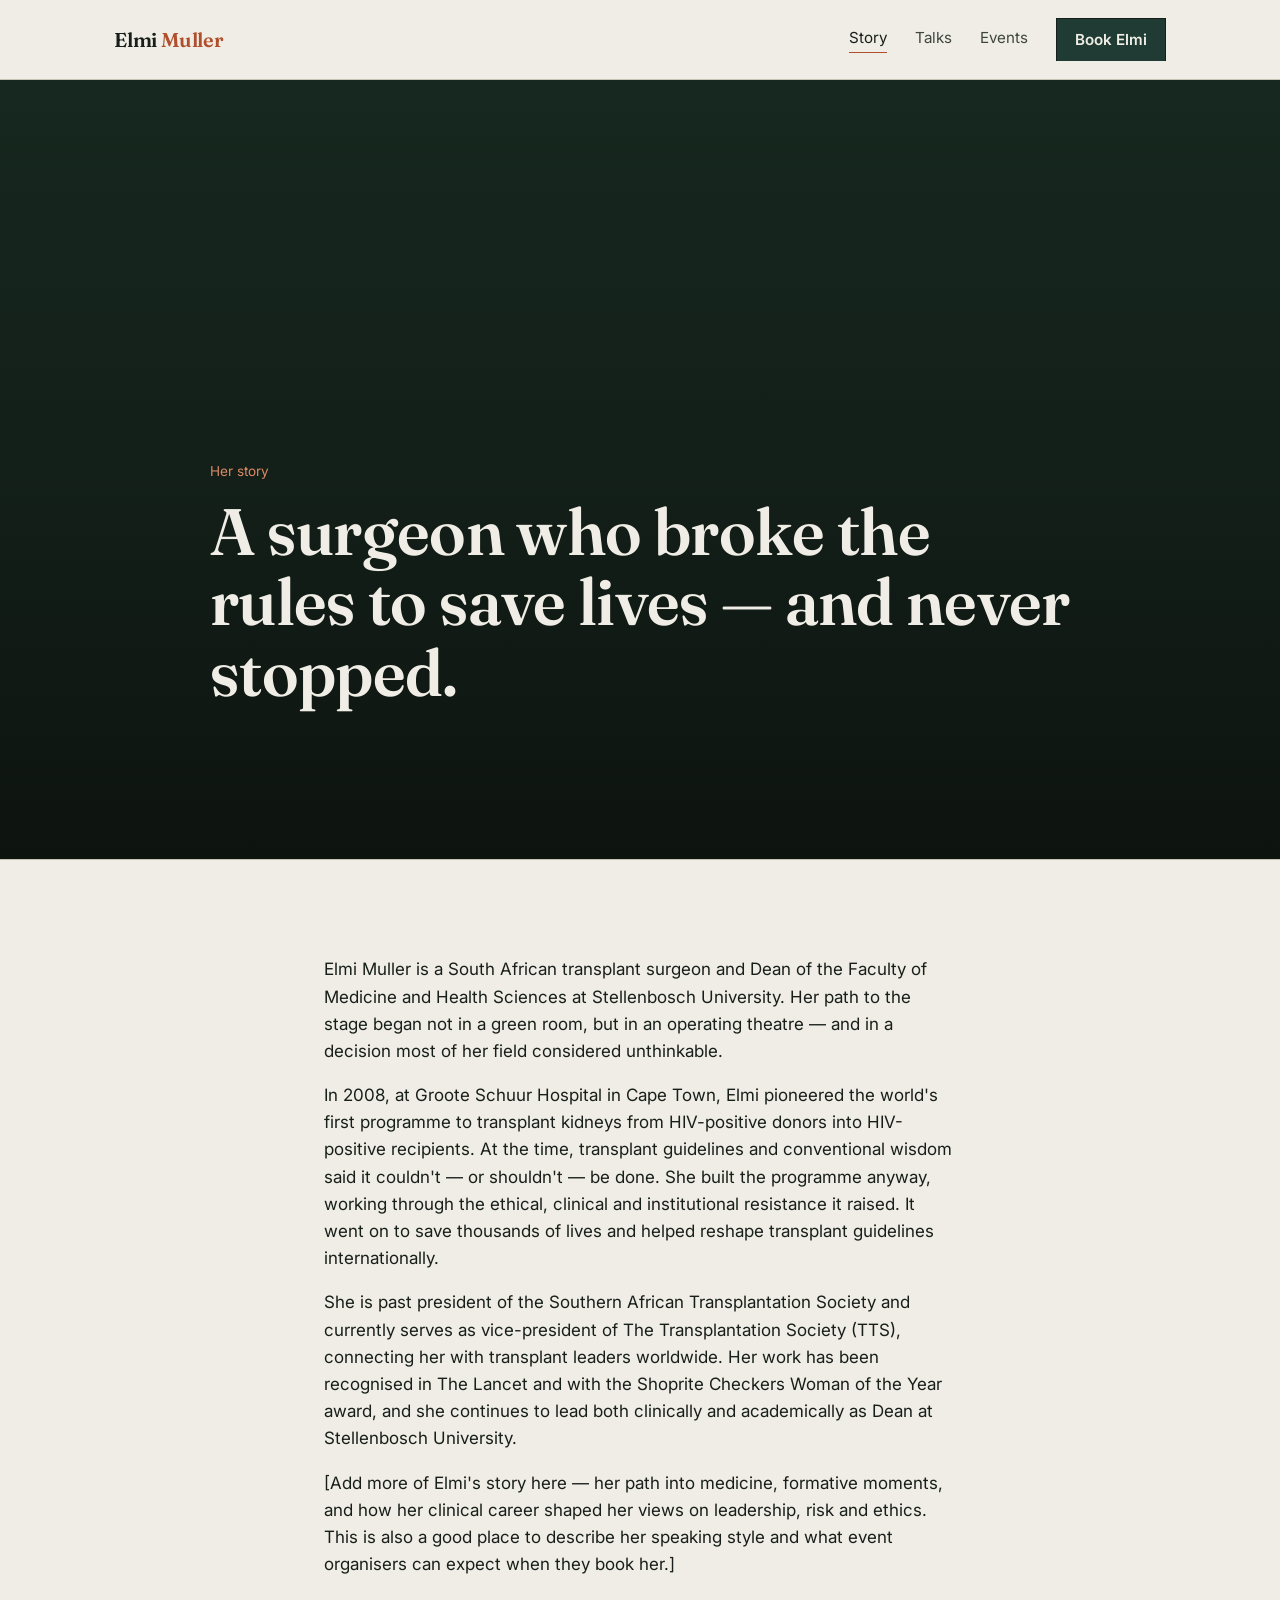
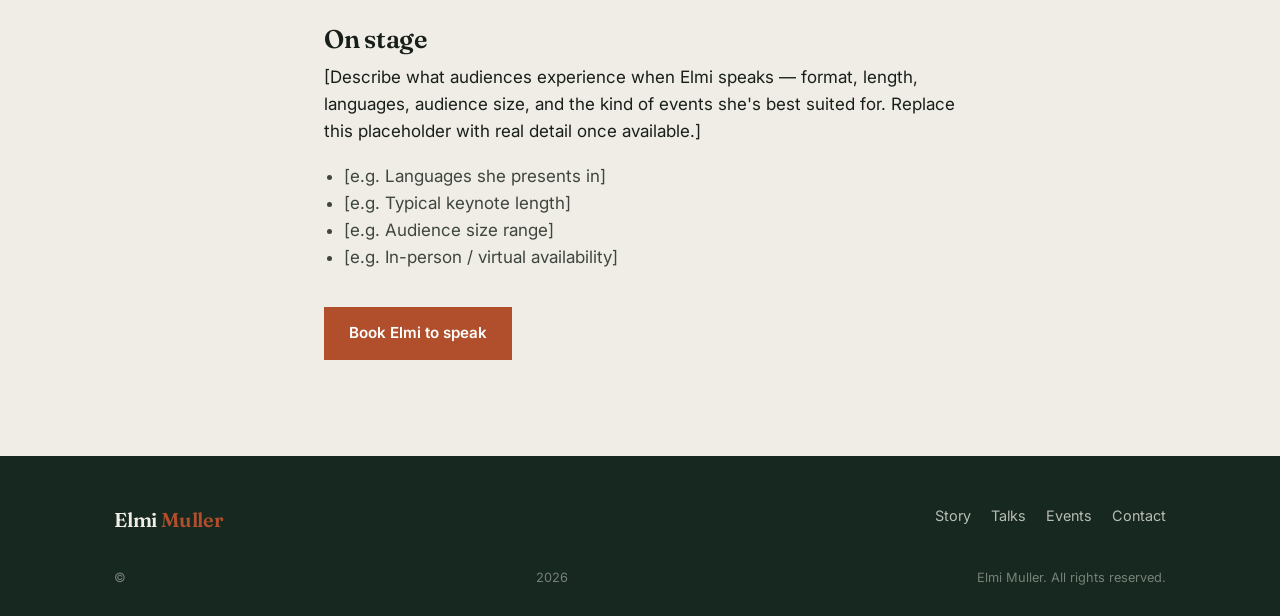
<file: elmi-muller-site/about.html>
<!doctype html>
<html lang="en">
<head>
<meta charset="UTF-8">
<meta name="viewport" content="width=device-width, initial-scale=1">
<title>Story — Elmi Muller</title>
<link rel="preconnect" href="https://fonts.googleapis.com">
<link href="https://fonts.googleapis.com/css2?family=Fraunces:opsz,wght@9..144,400;9..144,600;9..144,700&family=Inter:wght@400;500;600&display=swap" rel="stylesheet">
<link rel="stylesheet" href="style.css">
</head>
<body>

<header class="site-header">
  <div class="wrap">
    <a class="logo" href="index.html">Elmi <span>Muller</span></a>
    <button class="nav-toggle" aria-label="Toggle menu" aria-expanded="false">Menu</button>
    <nav class="nav nav-links">
      <a href="about.html" class="active">Story</a>
      <a href="talks.html">Talks</a>
      <a href="events.html">Events</a>
      <a href="contact.html" class="btn book-btn">Book Elmi</a>
    </nav>
  </div>
</header>

<section class="hero" style="padding-bottom:40px;">
  <div class="wrap" style="grid-template-columns:1fr;">
    <div>
      <div class="hero-eyebrow">Her story</div>
      <h1 style="max-width:20ch;">A surgeon who broke the rules to save lives — and never stopped.</h1>
    </div>
  </div>
</section>

<section>
  <div class="wrap" style="max-width:760px;">
    <p>Elmi Muller is a South African transplant surgeon and Dean of the Faculty of Medicine and Health Sciences at Stellenbosch University. Her path to the stage began not in a green room, but in an operating theatre — and in a decision most of her field considered unthinkable.</p>

    <p>In 2008, at Groote Schuur Hospital in Cape Town, Elmi pioneered the world's first programme to transplant kidneys from HIV-positive donors into HIV-positive recipients. At the time, transplant guidelines and conventional wisdom said it couldn't — or shouldn't — be done. She built the programme anyway, working through the ethical, clinical and institutional resistance it raised. It went on to save thousands of lives and helped reshape transplant guidelines internationally.</p>

    <p>She is past president of the Southern African Transplantation Society and currently serves as vice-president of The Transplantation Society (TTS), connecting her with transplant leaders worldwide. Her work has been recognised in The Lancet and with the Shoprite Checkers Woman of the Year award, and she continues to lead both clinically and academically as Dean at Stellenbosch University.</p>

    <p>[Add more of Elmi's story here — her path into medicine, formative moments, and how her clinical career shaped her views on leadership, risk and ethics. This is also a good place to describe her speaking style and what event organisers can expect when they book her.]</p>

    <h2 style="margin-top:48px;">On stage</h2>
    <p>[Describe what audiences experience when Elmi speaks — format, length, languages, audience size, and the kind of events she's best suited for. Replace this placeholder with real detail once available.]</p>

    <ul style="padding-left:20px; color:var(--ink-soft);">
      <li>[e.g. Languages she presents in]</li>
      <li>[e.g. Typical keynote length]</li>
      <li>[e.g. Audience size range]</li>
      <li>[e.g. In-person / virtual availability]</li>
    </ul>

    <div style="margin-top:36px;">
      <a href="contact.html" class="btn btn-solid">Book Elmi to speak</a>
    </div>
  </div>
</section>

<footer class="site-footer">
  <div class="wrap">
    <div>
      <div class="logo" style="color:var(--paper-on-deep);">Elmi <span>Muller</span></div>
    </div>
    <nav class="footer-links">
      <a href="about.html">Story</a>
      <a href="talks.html">Talks</a>
      <a href="events.html">Events</a>
      <a href="contact.html">Contact</a>
    </nav>
  </div>
  <div class="wrap footer-bottom">© <span id="year"></span> Elmi Muller. All rights reserved.</div>
</footer>

<script>document.getElementById('year').textContent = new Date().getFullYear();</script>
<script src="script.js"></script>
</body>
</html>
</file>
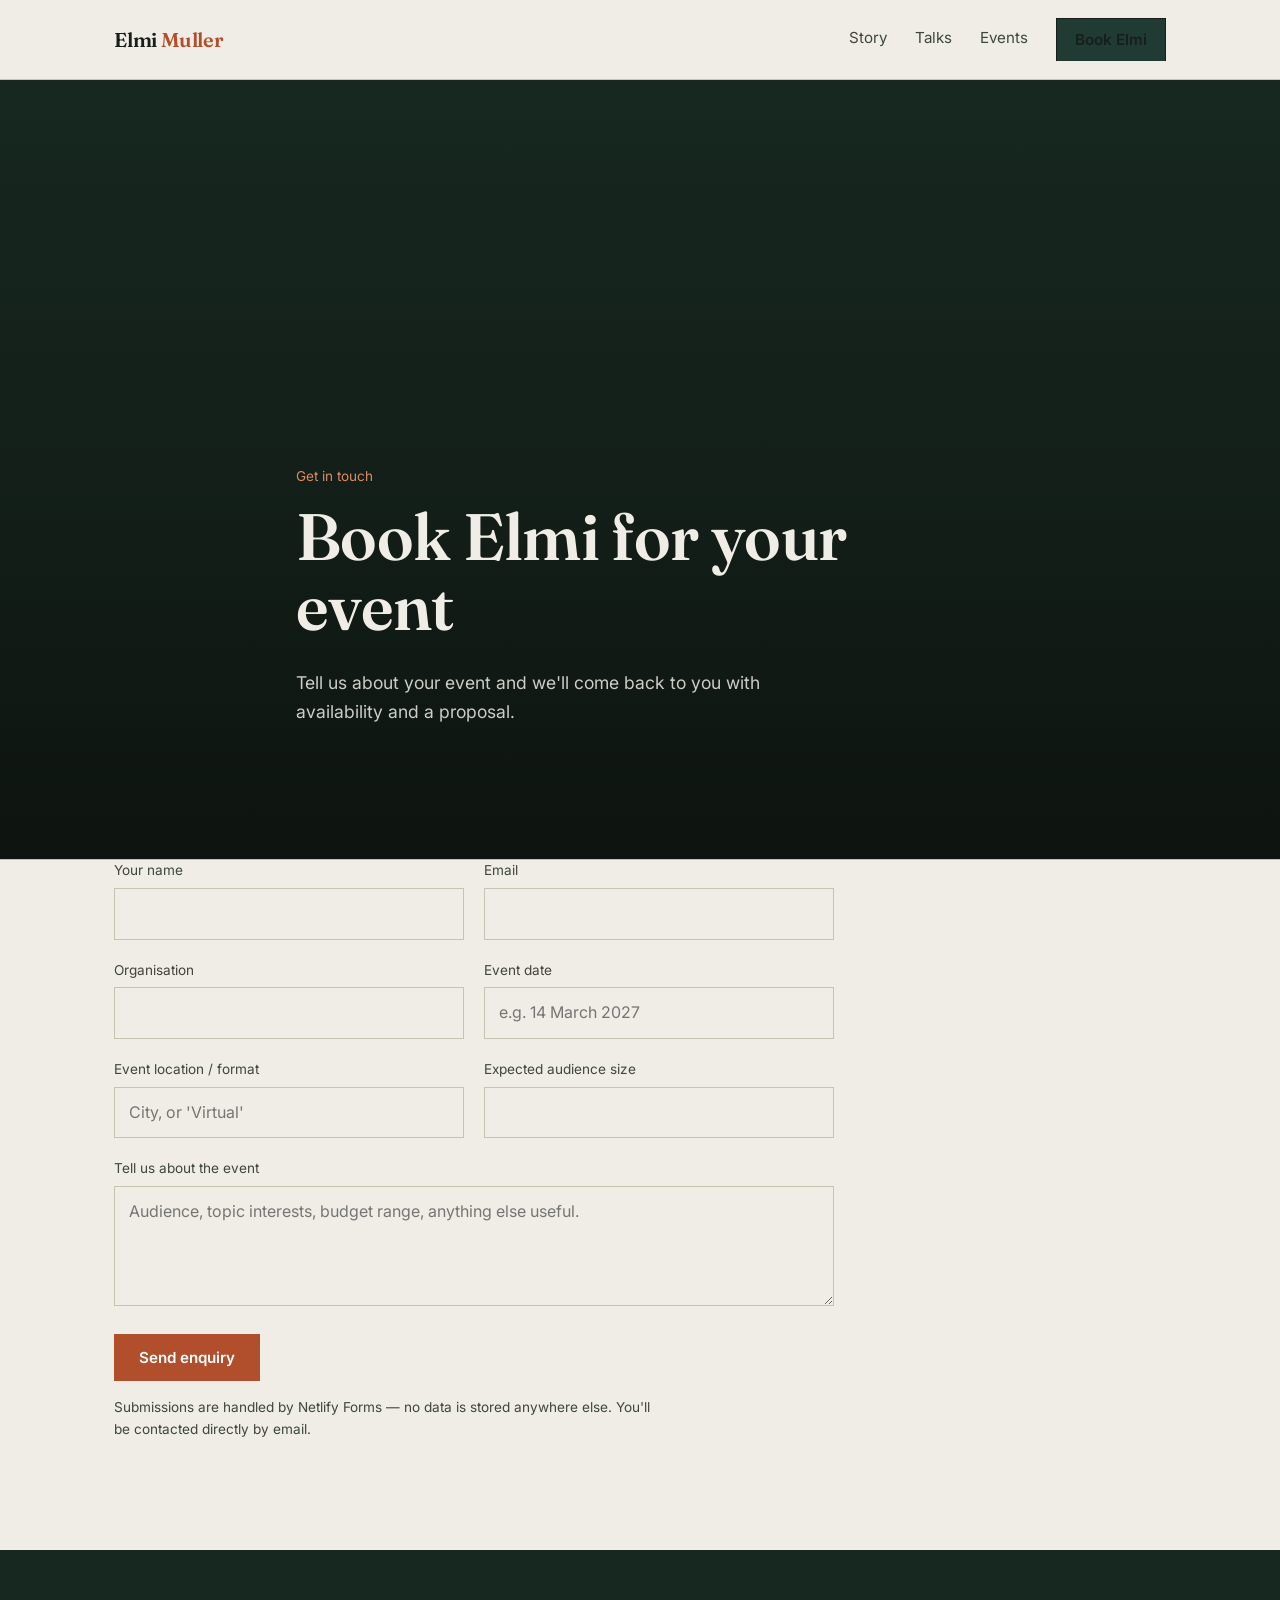
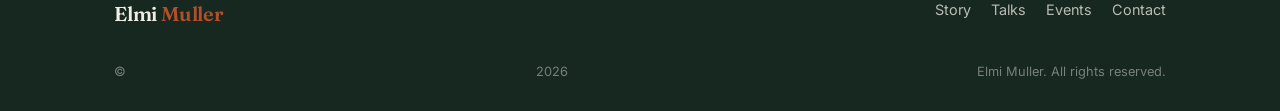
<file: elmi-muller-site/contact.html>
<!doctype html>
<html lang="en">
<head>
<meta charset="UTF-8">
<meta name="viewport" content="width=device-width, initial-scale=1">
<title>Book Elmi Muller</title>
<link rel="preconnect" href="https://fonts.googleapis.com">
<link href="https://fonts.googleapis.com/css2?family=Fraunces:opsz,wght@9..144,400;9..144,600;9..144,700&family=Inter:wght@400;500;600&display=swap" rel="stylesheet">
<link rel="stylesheet" href="style.css">
</head>
<body>

<header class="site-header">
  <div class="wrap">
    <a class="logo" href="index.html">Elmi <span>Muller</span></a>
    <button class="nav-toggle" aria-label="Toggle menu" aria-expanded="false">Menu</button>
    <nav class="nav nav-links">
      <a href="about.html">Story</a>
      <a href="talks.html">Talks</a>
      <a href="events.html">Events</a>
      <a href="contact.html" class="btn book-btn active">Book Elmi</a>
    </nav>
  </div>
</header>

<section class="hero" style="padding-bottom:32px;">
  <div class="wrap" style="grid-template-columns:1fr;">
    <div>
      <div class="hero-eyebrow">Get in touch</div>
      <h1 style="max-width:16ch;">Book Elmi for your event</h1>
      <p class="hero-sub">Tell us about your event and we'll come back to you with availability and a proposal.</p>
    </div>
  </div>
</section>

<section style="padding-top:0;">
  <div class="wrap">

    <!-- Netlify Forms: once deployed on Netlify, submissions appear in
         Site settings → Forms. No backend code needed. -->
    <form name="booking" method="POST" data-netlify="true" netlify-honeypot="company-website" class="form-grid">
      <input type="hidden" name="form-name" value="booking">
      <p class="full" style="display:none;">
        <label>Don't fill this out if you're human: <input name="company-website"></label>
      </p>

      <div>
        <label for="name">Your name</label>
        <input id="name" name="name" type="text" required>
      </div>
      <div>
        <label for="email">Email</label>
        <input id="email" name="email" type="email" required>
      </div>

      <div>
        <label for="organisation">Organisation</label>
        <input id="organisation" name="organisation" type="text">
      </div>
      <div>
        <label for="event-date">Event date</label>
        <input id="event-date" name="event-date" type="text" placeholder="e.g. 14 March 2027">
      </div>

      <div>
        <label for="event-location">Event location / format</label>
        <input id="event-location" name="event-location" type="text" placeholder="City, or 'Virtual'">
      </div>
      <div>
        <label for="audience-size">Expected audience size</label>
        <input id="audience-size" name="audience-size" type="text">
      </div>

      <div class="full">
        <label for="message">Tell us about the event</label>
        <textarea id="message" name="message" required placeholder="Audience, topic interests, budget range, anything else useful."></textarea>
      </div>

      <div class="full">
        <button type="submit" class="btn btn-solid">Send enquiry</button>
        <p class="form-note">Submissions are handled by Netlify Forms — no data is stored anywhere else. You'll be contacted directly by email.</p>
      </div>
    </form>

  </div>
</section>

<footer class="site-footer">
  <div class="wrap">
    <div>
      <div class="logo" style="color:var(--paper-on-deep);">Elmi <span>Muller</span></div>
    </div>
    <nav class="footer-links">
      <a href="about.html">Story</a>
      <a href="talks.html">Talks</a>
      <a href="events.html">Events</a>
      <a href="contact.html">Contact</a>
    </nav>
  </div>
  <div class="wrap footer-bottom">© <span id="year"></span> Elmi Muller. All rights reserved.</div>
</footer>

<script>document.getElementById('year').textContent = new Date().getFullYear();</script>
<script src="script.js"></script>
</body>
</html>
</file>
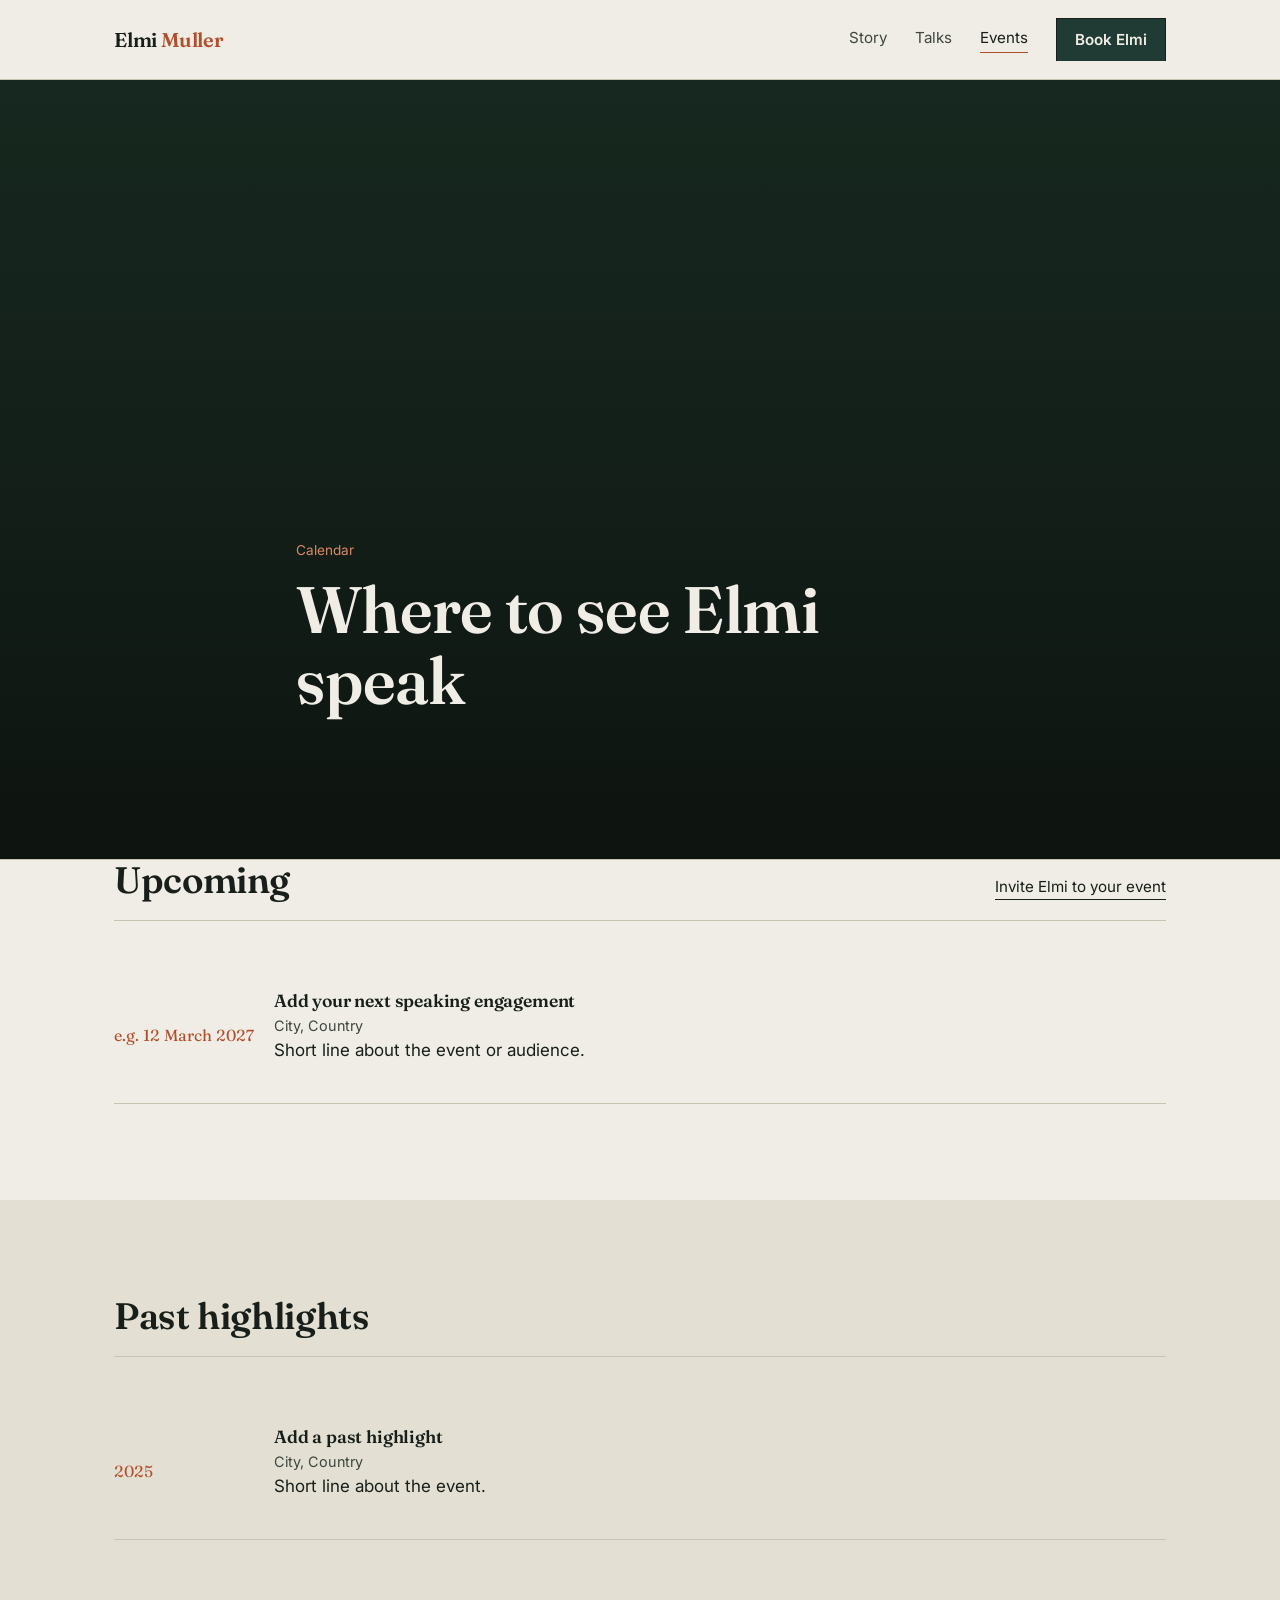
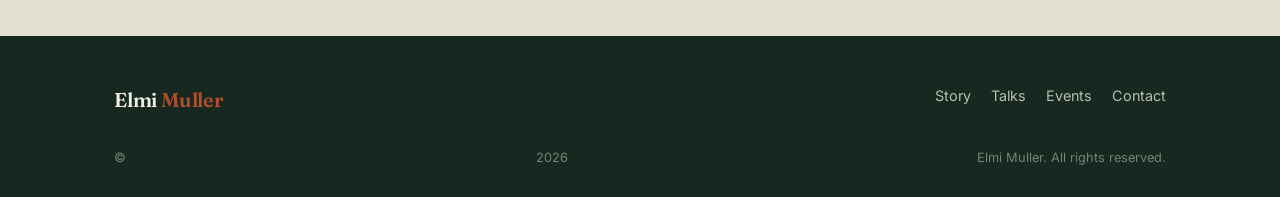
<file: elmi-muller-site/events.html>
<!doctype html>
<html lang="en">
<head>
<meta charset="UTF-8">
<meta name="viewport" content="width=device-width, initial-scale=1">
<title>Events — Elmi Muller</title>
<link rel="preconnect" href="https://fonts.googleapis.com">
<link href="https://fonts.googleapis.com/css2?family=Fraunces:opsz,wght@9..144,400;9..144,600;9..144,700&family=Inter:wght@400;500;600&display=swap" rel="stylesheet">
<link rel="stylesheet" href="style.css">
</head>
<body>

<header class="site-header">
  <div class="wrap">
    <a class="logo" href="index.html">Elmi <span>Muller</span></a>
    <button class="nav-toggle" aria-label="Toggle menu" aria-expanded="false">Menu</button>
    <nav class="nav nav-links">
      <a href="about.html">Story</a>
      <a href="talks.html">Talks</a>
      <a href="events.html" class="active">Events</a>
      <a href="contact.html" class="btn book-btn">Book Elmi</a>
    </nav>
  </div>
</header>

<section class="hero" style="padding-bottom:32px;">
  <div class="wrap" style="grid-template-columns:1fr;">
    <div>
      <div class="hero-eyebrow">Calendar</div>
      <h1 style="max-width:16ch;">Where to see Elmi speak</h1>
    </div>
  </div>
</section>

<section style="padding-top:0;">
  <div class="wrap">
    <div class="section-head">
      <div><h2>Upcoming</h2></div>
      <a href="contact.html" class="section-link">Invite Elmi to your event</a>
    </div>
    <div data-events-upcoming></div>
  </div>
</section>

<section class="section-alt">
  <div class="wrap">
    <div class="section-head"><div><h2>Past highlights</h2></div></div>
    <div data-events-past></div>
  </div>
</section>

<footer class="site-footer">
  <div class="wrap">
    <div>
      <div class="logo" style="color:var(--paper-on-deep);">Elmi <span>Muller</span></div>
    </div>
    <nav class="footer-links">
      <a href="about.html">Story</a>
      <a href="talks.html">Talks</a>
      <a href="events.html">Events</a>
      <a href="contact.html">Contact</a>
    </nav>
  </div>
  <div class="wrap footer-bottom">© <span id="year"></span> Elmi Muller. All rights reserved.</div>
</footer>

<script>document.getElementById('year').textContent = new Date().getFullYear();</script>
<script src="script.js"></script>
</body>
</html>
</file>
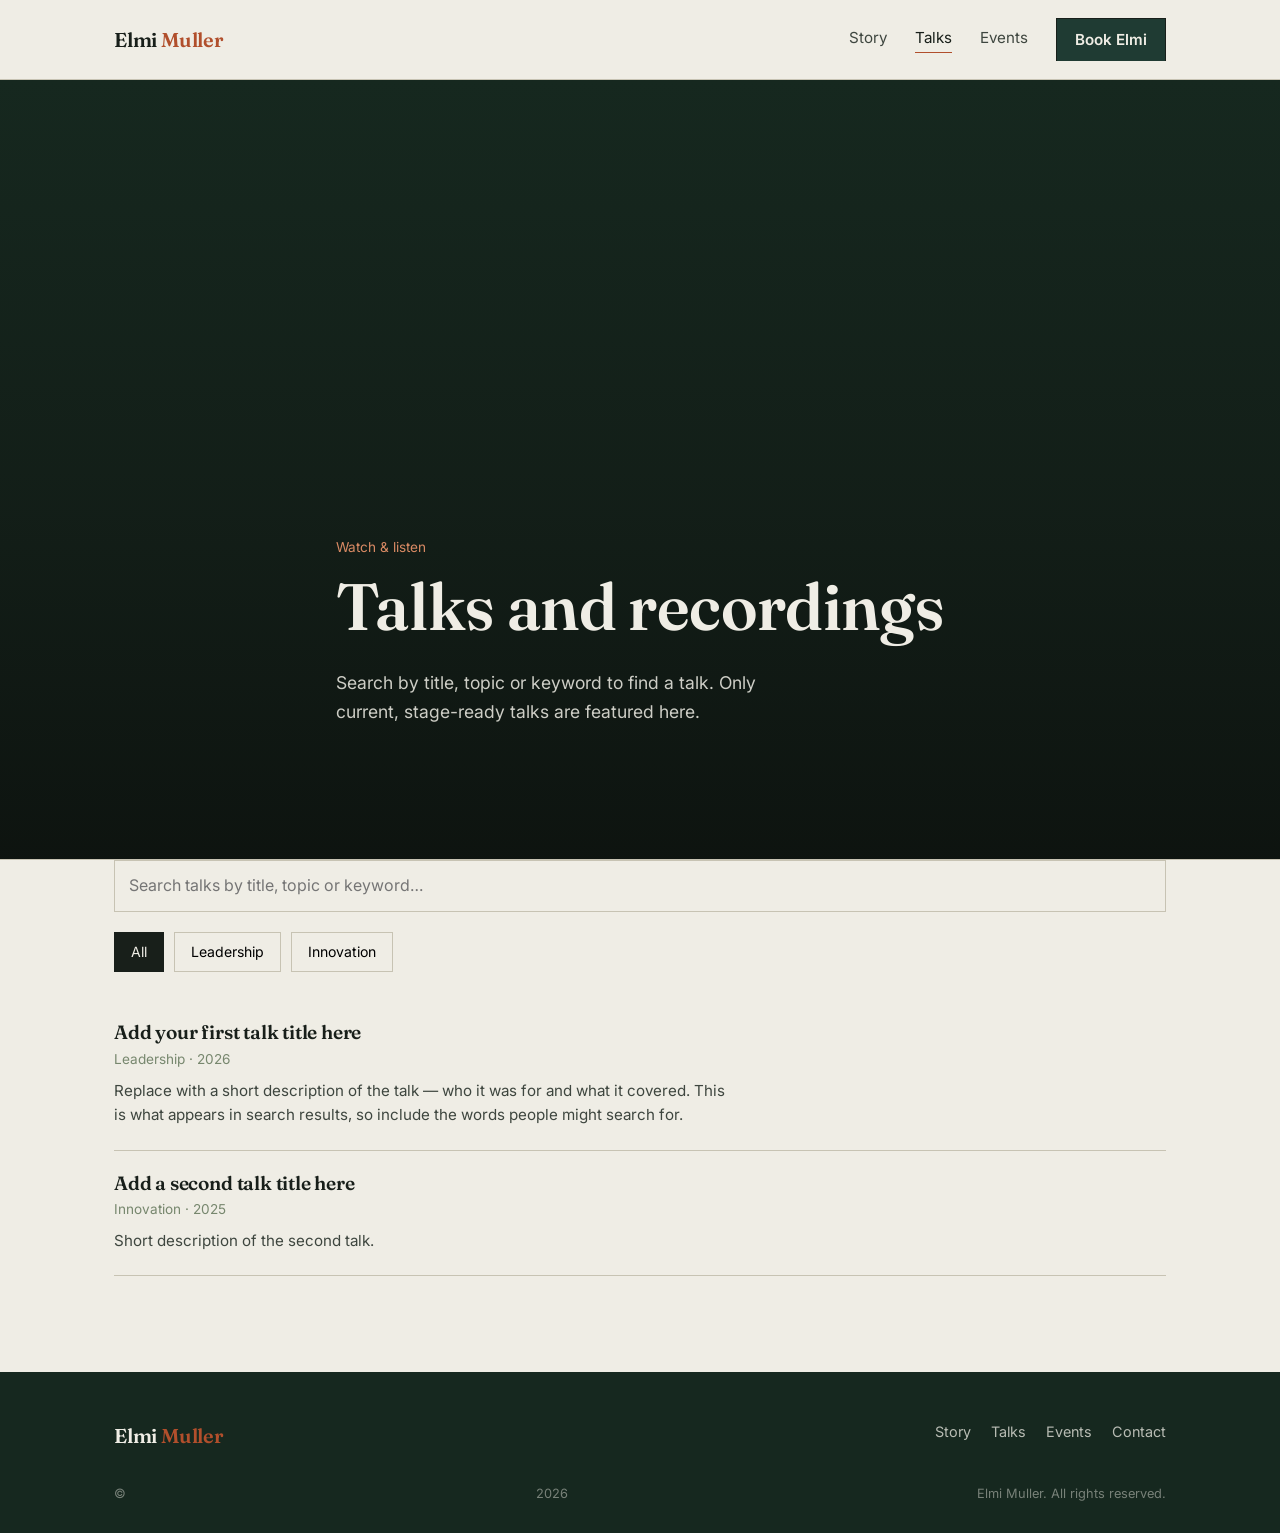
<file: elmi-muller-site/talks.html>
<!doctype html>
<html lang="en">
<head>
<meta charset="UTF-8">
<meta name="viewport" content="width=device-width, initial-scale=1">
<title>Talks — Elmi Muller</title>
<link rel="preconnect" href="https://fonts.googleapis.com">
<link href="https://fonts.googleapis.com/css2?family=Fraunces:opsz,wght@9..144,400;9..144,600;9..144,700&family=Inter:wght@400;500;600&display=swap" rel="stylesheet">
<link rel="stylesheet" href="style.css">
</head>
<body>

<header class="site-header">
  <div class="wrap">
    <a class="logo" href="index.html">Elmi <span>Muller</span></a>
    <button class="nav-toggle" aria-label="Toggle menu" aria-expanded="false">Menu</button>
    <nav class="nav nav-links">
      <a href="about.html">Story</a>
      <a href="talks.html" class="active">Talks</a>
      <a href="events.html">Events</a>
      <a href="contact.html" class="btn book-btn">Book Elmi</a>
    </nav>
  </div>
</header>

<section class="hero" style="padding-bottom:32px;">
  <div class="wrap" style="grid-template-columns:1fr;">
    <div>
      <div class="hero-eyebrow">Watch & listen</div>
      <h1 style="max-width:18ch;">Talks and recordings</h1>
      <p class="hero-sub">Search by title, topic or keyword to find a talk. Only current, stage-ready talks are featured here.</p>
    </div>
  </div>
</section>

<section style="padding-top:0;">
  <div class="wrap">
    <div class="search-row">
      <input type="search" data-talk-search placeholder="Search talks by title, topic or keyword…" aria-label="Search talks">
    </div>
    <div class="filters" data-talk-filters></div>
    <div class="talk-list" data-talk-list></div>
  </div>
</section>

<footer class="site-footer">
  <div class="wrap">
    <div>
      <div class="logo" style="color:var(--paper-on-deep);">Elmi <span>Muller</span></div>
    </div>
    <nav class="footer-links">
      <a href="about.html">Story</a>
      <a href="talks.html">Talks</a>
      <a href="events.html">Events</a>
      <a href="contact.html">Contact</a>
    </nav>
  </div>
  <div class="wrap footer-bottom">© <span id="year"></span> Elmi Muller. All rights reserved.</div>
</footer>

<script>document.getElementById('year').textContent = new Date().getFullYear();</script>
<script src="script.js"></script>
</body>
</html>
</file>
<file: elmi-muller-site/style.css>
/* =========================================================
   Elmi Muller — speaker site
   Design tokens
   ========================================================= */
:root{
  --bg: #EFEDE5;
  --bg-alt: #E3E0D3;
  --ink: #181F1A;
  --ink-soft: #3E463F;
  --deep: #1F3B33;
  --deep-2: #16281F;
  --paper-on-deep: #EFEDE5;
  --accent: #B14F2C;
  --accent-soft: #D98A64;
  --line: #C7C3B3;
  --line-on-deep: rgba(239,237,229,0.22);
  --sage: #77876E;
  --max: 1180px;
  --gutter: clamp(20px, 5vw, 64px);
  --serif: "Fraunces", Georgia, serif;
  --sans: "Inter", -apple-system, BlinkMacSystemFont, "Segoe UI", sans-serif;
}

*{box-sizing:border-box;}
html{scroll-behavior:smooth;}
body{
  margin:0;
  background:var(--bg);
  color:var(--ink);
  font-family:var(--sans);
  font-size:17px;
  line-height:1.6;
  -webkit-font-smoothing:antialiased;
}

img{max-width:100%;display:block;}
a{color:inherit;}

h1,h2,h3,h4{
  font-family:var(--serif);
  font-weight:600;
  line-height:1.08;
  margin:0 0 0.4em;
  letter-spacing:-0.01em;
}

p{margin:0 0 1em; max-width:62ch;}

.wrap{
  max-width:var(--max);
  margin:0 auto;
  padding:0 var(--gutter);
}

a:focus-visible, button:focus-visible, input:focus-visible, textarea:focus-visible{
  outline:2px solid var(--accent);
  outline-offset:3px;
}

@media (prefers-reduced-motion: reduce){
  *{animation-duration:0.001ms !important; transition-duration:0.001ms !important; scroll-behavior:auto !important;}
}

/* ---------- Header ---------- */
.site-header{
  position:sticky; top:0; z-index:40;
  background:var(--bg);
  border-bottom:1px solid var(--line);
}
.site-header .wrap{
  display:flex; align-items:center; justify-content:space-between;
  padding-top:18px; padding-bottom:18px;
}
.logo{
  font-family:var(--serif);
  font-size:1.25rem;
  font-weight:600;
  text-decoration:none;
  letter-spacing:-0.01em;
}
.logo span{color:var(--accent);}
.nav{
  display:flex; align-items:center; gap:clamp(14px,2.4vw,28px);
}
.nav a{
  text-decoration:none;
  font-size:0.95rem;
  color:var(--ink-soft);
  border-bottom:1px solid transparent;
  padding-bottom:2px;
}
.nav a:hover, .nav a.active{ color:var(--ink); border-bottom-color:var(--accent); }
.nav .book-btn{
  color:var(--paper-on-deep);
  background:var(--deep);
  padding:9px 18px;
  border-bottom:none !important;
}
.nav .book-btn:hover{ background:var(--deep-2); }
.nav-toggle{ display:none; }

@media (max-width: 780px){
  .nav-links{
    position:fixed; inset:64px 0 0 0; background:var(--bg);
    flex-direction:column; align-items:flex-start; gap:0;
    padding:8px var(--gutter) 24px;
    transform:translateY(-8px);
    opacity:0; visibility:hidden; pointer-events:none;
    transition:opacity .18s ease, transform .18s ease;
  }
  .nav-links.open{ opacity:1; visibility:visible; pointer-events:auto; transform:translateY(0); }
  .nav-links a{ width:100%; padding:14px 0; border-bottom:1px solid var(--line) !important; }
  .nav-links .book-btn{ margin-top:14px; text-align:center; }
  .nav-toggle{
    display:block; background:none; border:1px solid var(--line);
    padding:8px 12px; font:inherit; font-size:0.9rem; cursor:pointer;
  }
}

/* ---------- Hero ---------- */
.hero{
  position:relative;
  min-height:min(88vh, 780px);
  display:flex;
  align-items:flex-end;
  border-bottom:1px solid var(--line);
  overflow:hidden;
  color:var(--paper-on-deep);
  background-color:var(--deep-2);
  background-size:cover;
  background-position:center;
}
.hero::before{
  content:"";
  position:absolute; inset:0;
  background:
    linear-gradient(180deg, rgba(22,40,31,0.15) 0%, rgba(16,22,18,0.55) 55%, rgba(12,16,13,0.85) 100%);
  z-index:0;
}
.hero .wrap{
  position:relative; z-index:1;
  display:block;
  padding-top:clamp(80px,14vw,160px);
  padding-bottom:clamp(48px,7vw,84px);
}
.hero-eyebrow{
  font-size:0.85rem;
  color:var(--accent-soft);
  margin-bottom:14px;
}
.hero h1{
  font-size:clamp(2.4rem, 5.4vw, 4.1rem);
  max-width:16ch;
  color:var(--paper-on-deep);
}
.hero-sub{
  font-size:1.1rem;
  color:rgba(239,237,229,0.85);
  max-width:44ch;
  margin-top:18px;
}
.hero-cta{ margin-top:28px; display:flex; gap:14px; flex-wrap:wrap; }
.hero-note{
  position:relative; z-index:1;
  font-size:0.8rem; color:rgba(239,237,229,0.55);
  padding:0 0 14px;
}
@media (max-width:780px){
  .hero{ min-height:70vh; }
}

/* ---------- Buttons ---------- */
.btn{
  display:inline-block;
  font-family:var(--sans);
  font-size:0.95rem;
  font-weight:600;
  text-decoration:none;
  padding:13px 24px;
  border:1px solid var(--ink);
  color:var(--ink);
  background:transparent;
  cursor:pointer;
  transition:background .15s ease, color .15s ease, border-color .15s ease;
}
.btn:hover{ background:var(--ink); color:var(--bg); }
.btn-solid{
  background:var(--accent); border-color:var(--accent); color:#fff;
}
.btn-solid:hover{ background:#953f21; border-color:#953f21; }
.btn-light{
  border-color:var(--line-on-deep); color:var(--paper-on-deep);
}
.btn-light:hover{ background:var(--paper-on-deep); color:var(--deep-2); }

/* ---------- Section scaffolding ---------- */
section{ padding:clamp(48px,8vw,96px) 0; }
.section-head{
  display:flex; justify-content:space-between; align-items:flex-end;
  gap:24px; margin-bottom:clamp(28px,4vw,48px);
  border-bottom:1px solid var(--line);
  padding-bottom:20px;
}
.section-head h2{ font-size:clamp(1.7rem, 3vw, 2.3rem); margin:0; }
.section-head .kicker{ color:var(--sage); font-size:0.95rem; margin-bottom:6px; }
.section-head .section-link{ font-size:0.95rem; text-decoration:none; border-bottom:1px solid var(--ink); white-space:nowrap; }
.section-dark{ background:var(--deep); color:var(--paper-on-deep); }
.section-dark .section-head{ border-bottom-color:var(--line-on-deep); }
.section-dark .kicker{ color:var(--accent-soft); }
.section-dark p{ color:rgba(239,237,229,0.82); }
.section-alt{ background:var(--bg-alt); }

/* ---------- Stat strip ---------- */
.stats{
  display:grid; grid-template-columns:repeat(4,1fr);
  border-top:1px solid var(--line); border-bottom:1px solid var(--line);
}
.stat{ padding:28px var(--gutter,24px); border-right:1px solid var(--line); }
.stat:last-child{ border-right:none; }
.stat .num{ font-family:var(--serif); font-size:clamp(1.6rem,3vw,2.4rem); display:block; }
.stat .label{ font-size:0.88rem; color:var(--ink-soft); margin-top:4px; }
@media (max-width:780px){
  .stats{ grid-template-columns:repeat(2,1fr); }
  .stat:nth-child(2){ border-right:none; }
}

/* ---------- Bio ---------- */
.bio-grid{
  display:grid; grid-template-columns: 0.8fr 1.2fr; gap:clamp(28px,5vw,64px);
}
.bio-portrait{
  aspect-ratio:3/4; background:var(--bg-alt); border:1px solid var(--line);
  display:flex; align-items:center; justify-content:center;
  color:var(--sage); font-size:0.9rem; text-align:center; padding:20px;
}
@media (max-width:780px){ .bio-grid{ grid-template-columns:1fr; } }

/* ---------- Cards: topics ---------- */
.topic-list{ display:grid; grid-template-columns:repeat(3,1fr); gap:0; border-top:1px solid var(--line); }
.topic{ padding:28px 24px 28px 0; border-bottom:1px solid var(--line); border-right:1px solid var(--line); }
.topic:nth-child(3n){ border-right:none; }
.topic h3{ font-size:1.25rem; margin-bottom:10px; }
.topic p{ font-size:0.96rem; color:var(--ink-soft); }
@media (max-width:900px){
  .topic-list{ grid-template-columns:1fr; }
  .topic{ border-right:none; padding-right:0; }
}

/* ---------- Testimonials ---------- */
.testi-grid{ display:grid; grid-template-columns:repeat(2,1fr); gap:1px; background:var(--line); border:1px solid var(--line); }
.testi{ background:var(--bg); padding:28px; }
.testi p{ font-family:var(--serif); font-size:1.15rem; line-height:1.45; margin-bottom:14px; }
.testi cite{ font-style:normal; font-size:0.88rem; color:var(--ink-soft); }
@media (max-width:780px){ .testi-grid{ grid-template-columns:1fr; } }

/* ---------- Talks / events lists ---------- */
.filters{ display:flex; gap:10px; flex-wrap:wrap; margin-bottom:28px; }
.filters button{
  font:inherit; font-size:0.88rem; padding:8px 16px;
  background:transparent; border:1px solid var(--line); cursor:pointer;
}
.filters button.active{ background:var(--ink); color:var(--bg); border-color:var(--ink); }
.search-row{ display:flex; gap:12px; margin-bottom:20px; flex-wrap:wrap; }
.search-row input[type="search"]{
  flex:1; min-width:220px; font:inherit; font-size:1rem;
  padding:12px 14px; border:1px solid var(--line); background:var(--bg);
}
.talk-list{ display:flex; flex-direction:column; }
.talk-item{
  display:grid; grid-template-columns: 1fr auto; gap:16px;
  padding:22px 0; border-bottom:1px solid var(--line);
}
.talk-item h3{ font-size:1.2rem; margin-bottom:6px; }
.talk-item .meta{ font-size:0.85rem; color:var(--sage); margin-bottom:8px; }
.talk-item p{ font-size:0.95rem; color:var(--ink-soft); margin-bottom:0; }
.talk-item .watch{ align-self:center; white-space:nowrap; }
.empty-state{ padding:40px 0; color:var(--ink-soft); font-style:italic; }

.event-item{
  display:grid; grid-template-columns: 140px 1fr auto; gap:20px; align-items:center;
  padding:22px 0; border-bottom:1px solid var(--line);
}
.event-item .date{ font-family:var(--serif); font-size:1rem; color:var(--accent); }
.event-item h3{ font-size:1.1rem; margin-bottom:4px; }
.event-item .place{ font-size:0.9rem; color:var(--ink-soft); }
@media (max-width:700px){
  .event-item{ grid-template-columns:1fr; gap:6px; }
  .talk-item{ grid-template-columns:1fr; }
}

/* ---------- Contact / booking form ---------- */
.form-grid{ display:grid; grid-template-columns:1fr 1fr; gap:20px; max-width:720px; }
.form-grid .full{ grid-column:1/-1; }
@media (max-width:640px){
  .form-grid{ grid-template-columns:1fr; }
}
.form-grid label{ display:block; font-size:0.85rem; color:var(--ink-soft); margin-bottom:6px; }
.form-grid input, .form-grid select, .form-grid textarea{
  width:100%; font:inherit; font-size:1rem; padding:12px 14px;
  border:1px solid var(--line); background:var(--bg); resize:vertical;
}
.form-grid textarea{ min-height:120px; }
.form-note{ font-size:0.85rem; color:var(--ink-soft); margin-top:16px; max-width:60ch; }

/* ---------- Footer ---------- */
.site-footer{ background:var(--deep-2); color:rgba(239,237,229,0.75); padding:48px 0 28px; }
.site-footer .wrap{ display:flex; justify-content:space-between; flex-wrap:wrap; gap:24px; }
.site-footer a{ text-decoration:none; color:inherit; }
.footer-links{ display:flex; gap:20px; flex-wrap:wrap; font-size:0.9rem; }
.footer-bottom{ margin-top:32px; font-size:0.8rem; opacity:0.6; }

.cta-band{ text-align:left; }
.cta-band h2{ max-width:16ch; }
.cta-band .wrap{ display:flex; justify-content:space-between; align-items:center; gap:24px; flex-wrap:wrap; }
</file>
